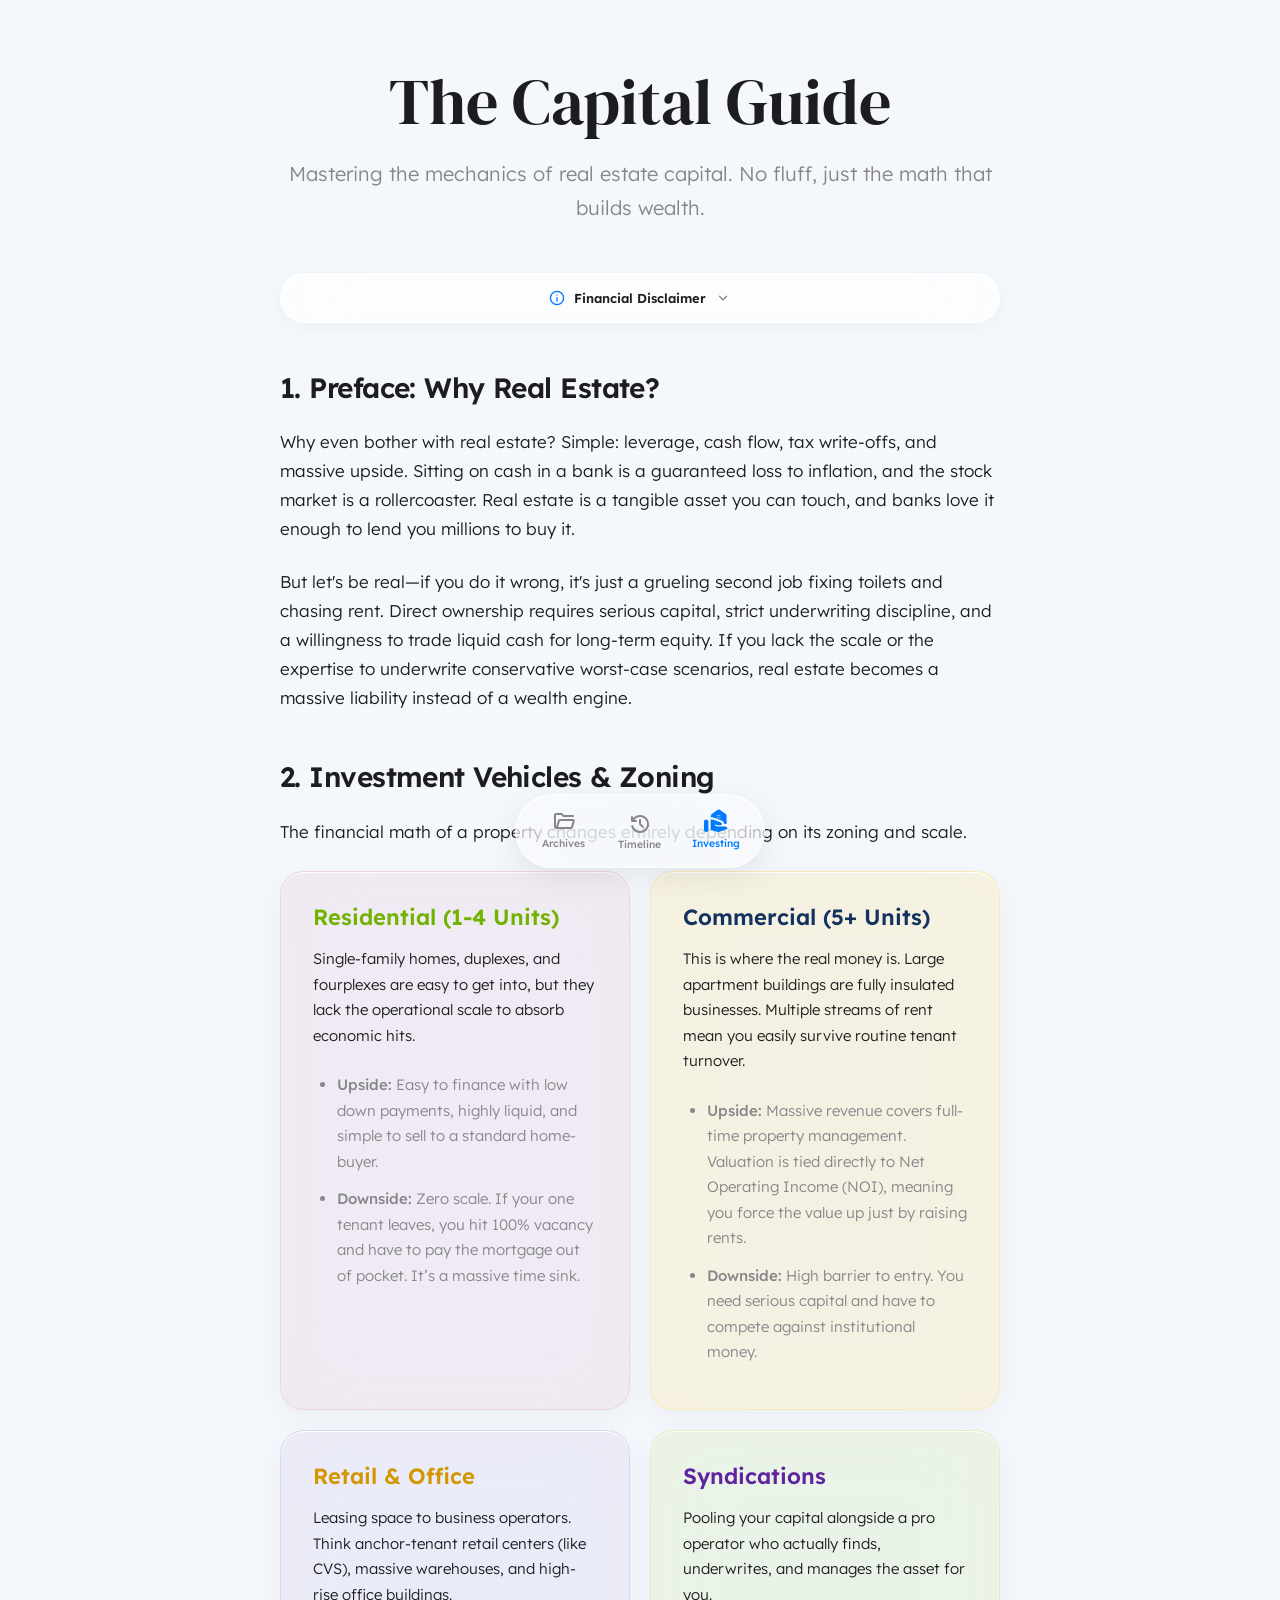
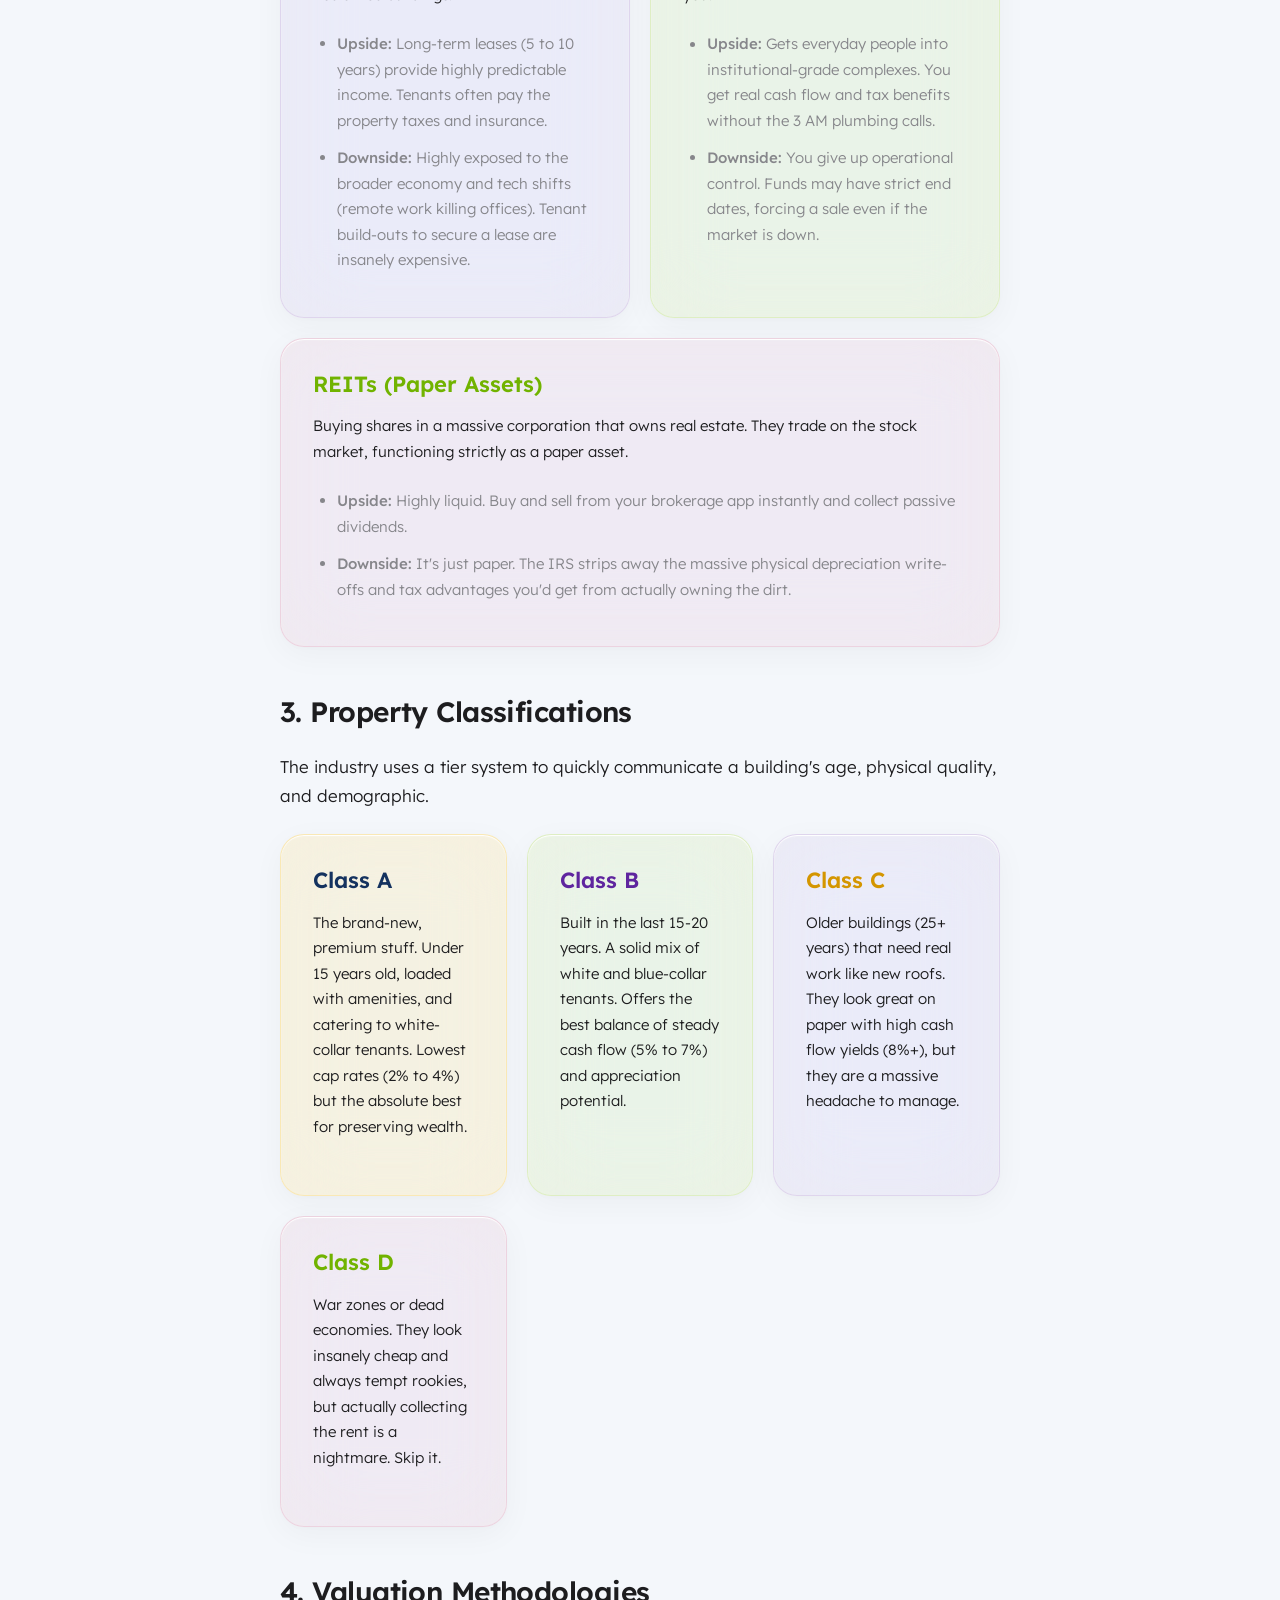
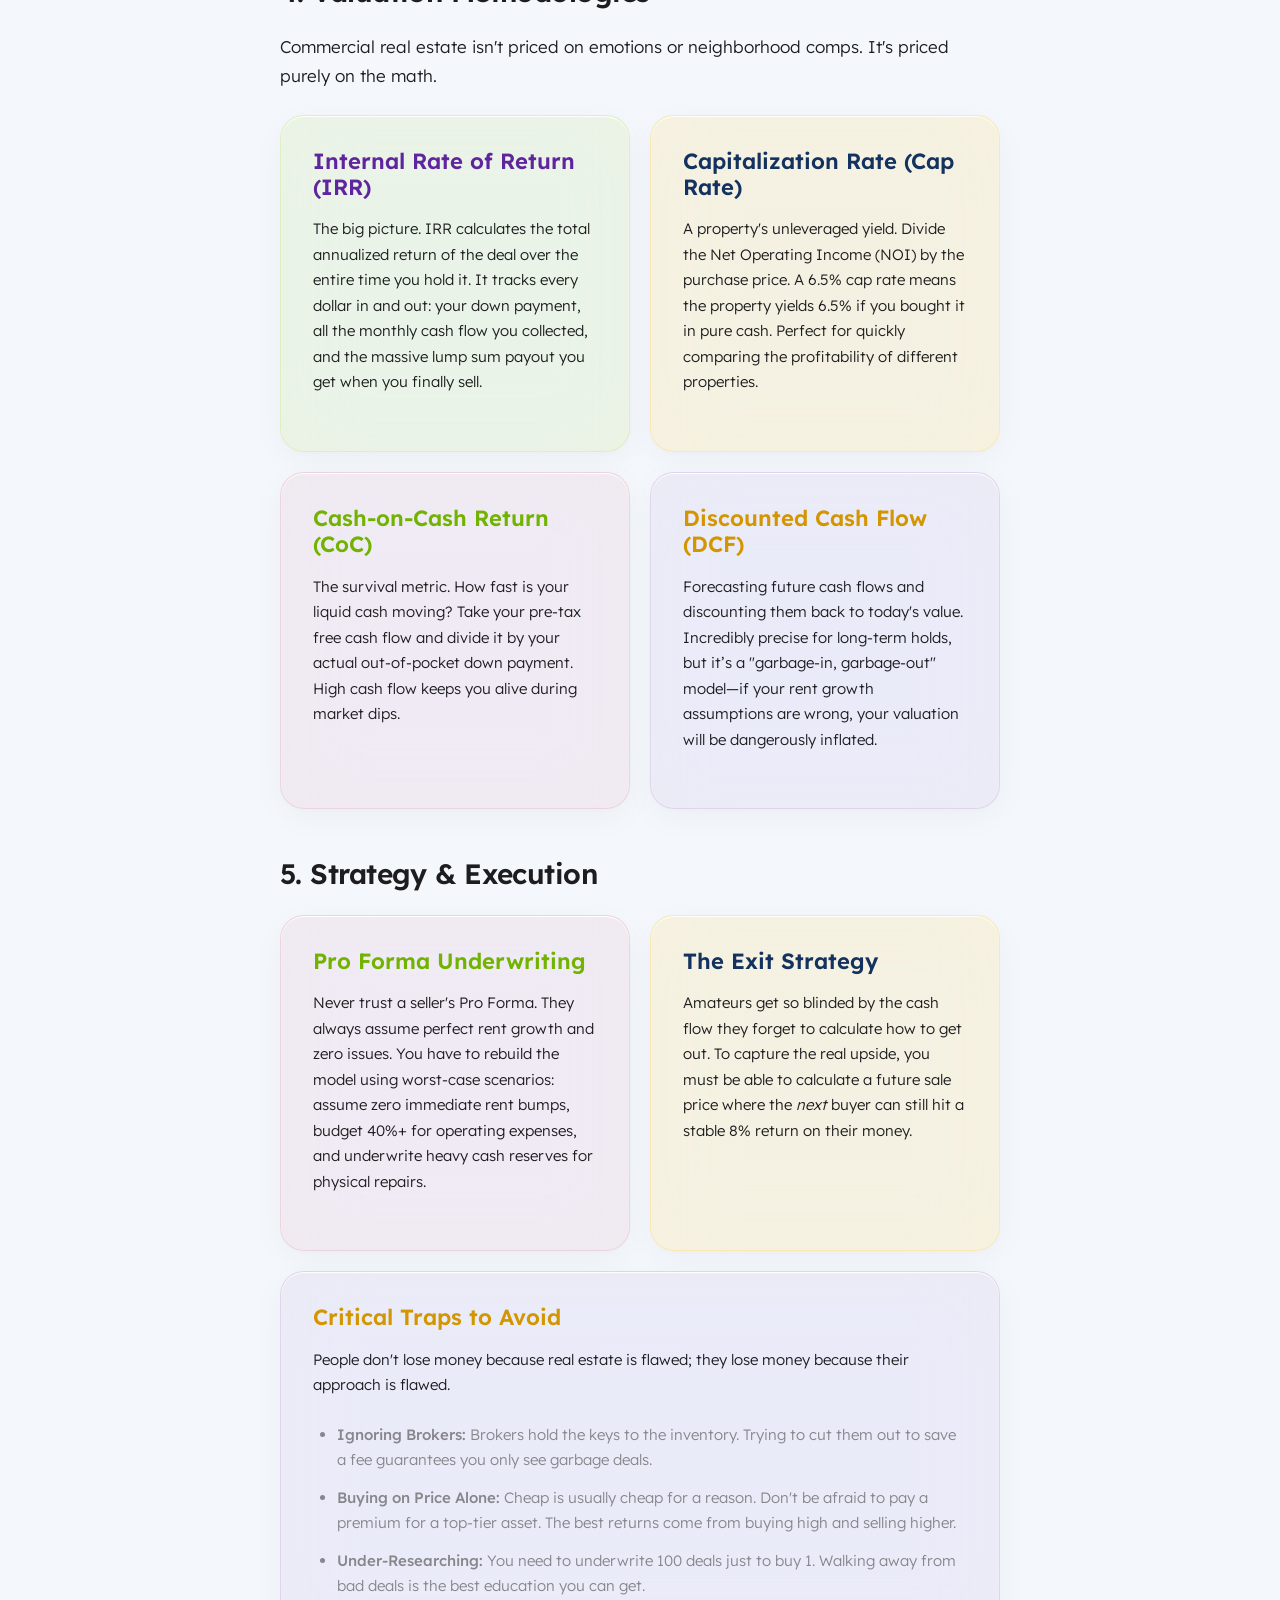
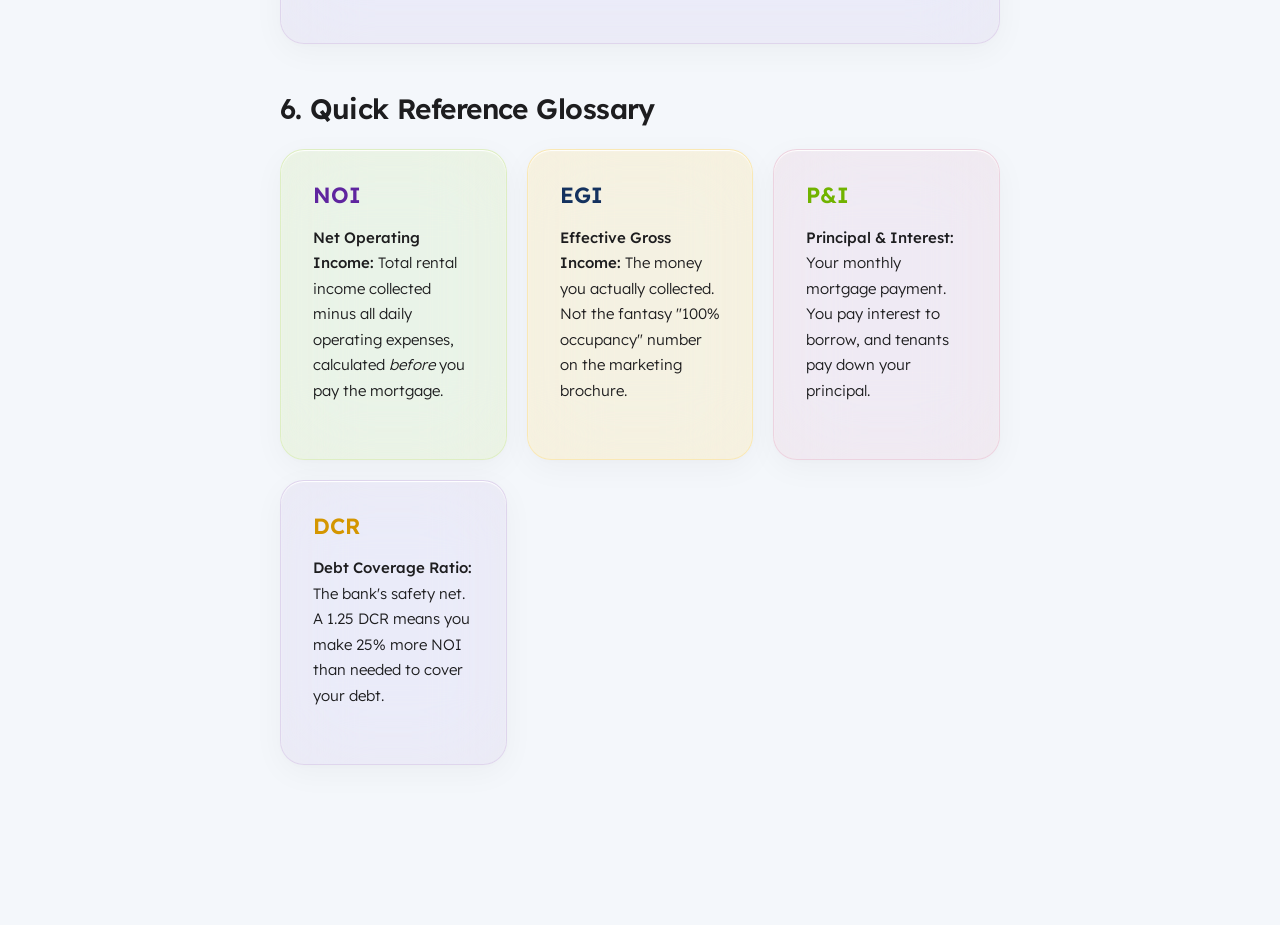
<file: investing.html>
<!DOCTYPE html>
<html lang="en">
<head>
  <meta charset="UTF-8">
  <meta name="viewport" content="width=device-width, initial-scale=1.0">
  <title>Real Estate Capital Strategy</title>
  
  <link rel="preconnect" href="https://fonts.googleapis.com">
  <link rel="preconnect" href="https://fonts.gstatic.com" crossorigin>
  <link rel="stylesheet" href="https://fonts.googleapis.com/css2?family=Material+Symbols+Rounded:opsz,wght,FILL,GRAD@24,400,0,0" />
  <link rel="stylesheet" href="investing.css">
</head>

<body data-era="investing">

  <main class="reading-canvas">
    
    <header class="hero">
        <h1>The Capital Guide</h1>
        <p>Mastering the mechanics of real estate capital. No fluff, just the math that builds wealth.</p>
    </header>
    
    <!-- COLLAPSIBLE DISCLAIMER PILL -->
    <div class="disclaimer-container">
        <details class="disclaimer-dropdown">
            <summary>
                <span class="material-symbols-rounded pill-icon">info</span>
                Financial Disclaimer
                <span class="material-symbols-rounded dropdown-icon">expand_more</span>
            </summary>
            <div class="disclaimer-content">
            This guide is for educational purposes only. Real estate investing carries inherent risks, market fluctuations, and liquidity constraints. Talk to a licensed CPA or financial advisor before deploying your capital.
            </div>
        </details>
    </div>

    <!-- 1. PREFACE -->
    <h2>1. Preface: Why Real Estate?</h2>
    <p>Why even bother with real estate? Simple: leverage, cash flow, tax write-offs, and massive upside. Sitting on cash in a bank is a guaranteed loss to inflation, and the stock market is a rollercoaster. Real estate is a tangible asset you can touch, and banks love it enough to lend you millions to buy it.</p>
    <p>But let's be real—if you do it wrong, it's just a grueling second job fixing toilets and chasing rent. Direct ownership requires serious capital, strict underwriting discipline, and a willingness to trade liquid cash for long-term equity. If you lack the scale or the expertise to underwrite conservative worst-case scenarios, real estate becomes a massive liability instead of a wealth engine.</p>

    <!-- 2. KINDS OF INVESTMENTS -->
    <h2>2. Investment Vehicles & Zoning</h2>
    <p>The financial math of a property changes entirely depending on its zoning and scale.</p>
    
    <div class="bento-grid">
        <!-- Residential -->
        <div class="glass-card tint-barter">
            <h3>Residential (1-4 Units)</h3>
            <p>Single-family homes, duplexes, and fourplexes are easy to get into, but they lack the operational scale to absorb economic hits.</p>
            <ul>
                <li><strong>Upside:</strong> Easy to finance with low down payments, highly liquid, and simple to sell to a standard home-buyer.</li>
                <li><strong>Downside:</strong> Zero scale. If your one tenant leaves, you hit 100% vacancy and have to pay the mortgage out of pocket. It’s a massive time sink.</li>
            </ul>
        </div>

        <!-- Commercial Multifamily -->
        <div class="glass-card tint-club">
            <h3>Commercial (5+ Units)</h3>
            <p>This is where the real money is. Large apartment buildings are fully insulated businesses. Multiple streams of rent mean you easily survive routine tenant turnover.</p>
            <ul>
                <li><strong>Upside:</strong> Massive revenue covers full-time property management. Valuation is tied directly to Net Operating Income (NOI), meaning you force the value up just by raising rents.</li>
                <li><strong>Downside:</strong> High barrier to entry. You need serious capital and have to compete against institutional money.</li>
            </ul>
        </div>

        <!-- Commercial Retail -->
        <div class="glass-card tint-carpool">
            <h3>Retail & Office</h3>
            <p>Leasing space to business operators. Think anchor-tenant retail centers (like CVS), massive warehouses, and high-rise office buildings.</p>
            <ul>
                <li><strong>Upside:</strong> Long-term leases (5 to 10 years) provide highly predictable income. Tenants often pay the property taxes and insurance.</li>
                <li><strong>Downside:</strong> Highly exposed to the broader economy and tech shifts (remote work killing offices). Tenant build-outs to secure a lease are insanely expensive.</li>
            </ul>
        </div>
        
        <!-- Syndications -->
        <div class="glass-card tint-transfer">
            <h3>Syndications</h3>
            <p>Pooling your capital alongside a pro operator who actually finds, underwrites, and manages the asset for you.</p>
            <ul>
                <li><strong>Upside:</strong> Gets everyday people into institutional-grade complexes. You get real cash flow and tax benefits without the 3 AM plumbing calls.</li>
                <li><strong>Downside:</strong> You give up operational control. Funds may have strict end dates, forcing a sale even if the market is down.</li>
            </ul>
        </div>
        
        <!-- REITs -->
        <div class="glass-card tint-barter" style="grid-column: 1 / -1;">
            <h3>REITs (Paper Assets)</h3>
            <p>Buying shares in a massive corporation that owns real estate. They trade on the stock market, functioning strictly as a paper asset.</p>
            <ul>
                <li><strong>Upside:</strong> Highly liquid. Buy and sell from your brokerage app instantly and collect passive dividends.</li>
                <li><strong>Downside:</strong> It's just paper. The IRS strips away the massive physical depreciation write-offs and tax advantages you'd get from actually owning the dirt.</li>
            </ul>
        </div>
    </div>

    <!-- 3. PROPERTY CLASSIFICATIONS -->
    <h2>3. Property Classifications</h2>
    <p>The industry uses a tier system to quickly communicate a building's age, physical quality, and demographic.</p>
    
    <div class="bento-grid compact">
        <div class="glass-card tint-club">
            <h3>Class A</h3>
            <p>The brand-new, premium stuff. Under 15 years old, loaded with amenities, and catering to white-collar tenants. Lowest cap rates (2% to 4%) but the absolute best for preserving wealth.</p>
        </div>
        <div class="glass-card tint-transfer">
            <h3>Class B</h3>
            <p>Built in the last 15-20 years. A solid mix of white and blue-collar tenants. Offers the best balance of steady cash flow (5% to 7%) and appreciation potential.</p>
        </div>
        <div class="glass-card tint-carpool">
            <h3>Class C</h3>
            <p>Older buildings (25+ years) that need real work like new roofs. They look great on paper with high cash flow yields (8%+), but they are a massive headache to manage.</p>
        </div>
        <div class="glass-card tint-barter">
            <h3>Class D</h3>
            <p>War zones or dead economies. They look insanely cheap and always tempt rookies, but actually collecting the rent is a nightmare. Skip it.</p>
        </div>
    </div>

    <!-- 4. VALUATION METHODOLOGIES -->
    <h2>4. Valuation Methodologies</h2>
    <p>Commercial real estate isn't priced on emotions or neighborhood comps. It's priced purely on the math.</p>
    
    <div class="bento-grid">
        <div class="glass-card tint-transfer">
            <h3>Internal Rate of Return (IRR)</h3>
            <p>The big picture. IRR calculates the total annualized return of the deal over the entire time you hold it. It tracks every dollar in and out: your down payment, all the monthly cash flow you collected, and the massive lump sum payout you get when you finally sell.</p>
        </div>
        <div class="glass-card tint-club">
            <h3>Capitalization Rate (Cap Rate)</h3>
            <p>A property's unleveraged yield. Divide the Net Operating Income (NOI) by the purchase price. A 6.5% cap rate means the property yields 6.5% if you bought it in pure cash. Perfect for quickly comparing the profitability of different properties.</p>
        </div>
        <div class="glass-card tint-barter">
            <h3>Cash-on-Cash Return (CoC)</h3>
            <p>The survival metric. How fast is your liquid cash moving? Take your pre-tax free cash flow and divide it by your actual out-of-pocket down payment. High cash flow keeps you alive during market dips.</p>
        </div>
        <div class="glass-card tint-carpool">
            <h3>Discounted Cash Flow (DCF)</h3>
            <p>Forecasting future cash flows and discounting them back to today's value. Incredibly precise for long-term holds, but it’s a "garbage-in, garbage-out" model—if your rent growth assumptions are wrong, your valuation will be dangerously inflated.</p>
        </div>
    </div>

    <!-- 5. STRATEGY & EXECUTION -->
    <h2>5. Strategy & Execution</h2>
    
    <div class="bento-grid">
        <div class="glass-card tint-barter">
            <h3>Pro Forma Underwriting</h3>
            <p>Never trust a seller's Pro Forma. They always assume perfect rent growth and zero issues. You have to rebuild the model using worst-case scenarios: assume zero immediate rent bumps, budget 40%+ for operating expenses, and underwrite heavy cash reserves for physical repairs.</p>
        </div>
        <div class="glass-card tint-club">
            <h3>The Exit Strategy</h3>
            <p>Amateurs get so blinded by the cash flow they forget to calculate how to get out. To capture the real upside, you must be able to calculate a future sale price where the <em>next</em> buyer can still hit a stable 8% return on their money.</p>
        </div>
        <div class="glass-card tint-carpool" style="grid-column: 1 / -1;">
            <h3>Critical Traps to Avoid</h3>
            <p>People don't lose money because real estate is flawed; they lose money because their approach is flawed.</p>
            <ul>
                <li><strong>Ignoring Brokers:</strong> Brokers hold the keys to the inventory. Trying to cut them out to save a fee guarantees you only see garbage deals.</li>
                <li><strong>Buying on Price Alone:</strong> Cheap is usually cheap for a reason. Don't be afraid to pay a premium for a top-tier asset. The best returns come from buying high and selling higher.</li>
                <li><strong>Under-Researching:</strong> You need to underwrite 100 deals just to buy 1. Walking away from bad deals is the best education you can get.</li>
            </ul>
        </div>
    </div>

    <!-- 6. GLOSSARY -->
    <h2>6. Quick Reference Glossary</h2>
    <div class="bento-grid compact">
        <div class="glass-card tint-transfer">
            <h3>NOI</h3>
            <p><strong>Net Operating Income:</strong> Total rental income collected minus all daily operating expenses, calculated <em>before</em> you pay the mortgage.</p>
        </div>
        <div class="glass-card tint-club">
            <h3>EGI</h3>
            <p><strong>Effective Gross Income:</strong> The money you actually collected. Not the fantasy "100% occupancy" number on the marketing brochure.</p>
        </div>
        <div class="glass-card tint-barter">
            <h3>P&I</h3>
            <p><strong>Principal & Interest:</strong> Your monthly mortgage payment. You pay interest to borrow, and tenants pay down your principal.</p>
        </div>
        <div class="glass-card tint-carpool">
            <h3>DCR</h3>
            <p><strong>Debt Coverage Ratio:</strong> The bank's safety net. A 1.25 DCR means you make 25% more NOI than needed to cover your debt.</p>
        </div>
    </div>

  </main> 

  <!-- THE FLOATING APP DOCK -->
  <nav class="floating-dock">
      <a href="index.html" class="dock-btn" aria-label="Archives">
          <span class="material-symbols-rounded">folder_open</span>
          <span class="dock-label">Archives</span>
      </a>
      
      <div class="dock-drawer-container">
          <button class="dock-btn" id="era-toggle" aria-label="Timeline" onclick="toggleDrawer(event)">
              <span class="material-symbols-rounded">history</span>
              <span class="dock-label">Timeline</span>
          </button>
          
          <div class="glass-inner era-drawer" id="era-drawer">
              <a href="2025.html" class="drawer-item">2025: The Peak?</a>
              <a href="2020-2024.html" class="drawer-item">2020–2024</a>
              <a href="2010s.html" class="drawer-item">2010s: Web 2.0</a>
              <a href="2000s.html" class="drawer-item">2000s: Double Bubble</a>
          </div>
      </div>

      <a href="investing.html" class="dock-btn active" aria-label="Investing Guide">
          <span class="material-symbols-rounded">real_estate_agent</span>
          <span class="dock-label">Investing</span>
      </a>
  </nav>

  <script src="script.js"></script> 
  <script src="//instant.page/5.2.0" type="module" crossorigin="anonymous"></script>
</body>
</html>
</file>
<file: investing.css>
@import url('https://fonts.googleapis.com/css2?family=DM+Serif+Display&family=Lexend:wght@300;400;500;600;700&display=swap');

/* ============================================================== */
/* --- LIQUID GLASS ENGINE & BASE VARIABLES --- */
/* ============================================================== */

:root {
  /* Global Defaults (Light Mode) */
  --page-bg: #F4F7FB; 
  --text-main: #1D1D1F; 
  --text-sub: #86868B;  
  
  /* Base Glass Properties */
  --blur-amt: blur(40px) saturate(200%); 
  --glass-panel: rgba(255, 255, 255, 0.75);
  --glass-border: rgba(255, 255, 255, 0.9);
  --glass-highlight: inset 0 1px 1px rgba(255, 255, 255, 1);
  --glass-shadow: 0 8px 32px rgba(0, 0, 0, 0.04), 0 2px 8px rgba(0,0,0,0.02);

  /* Inner Glass (Dropdowns) */
  --glass-inner: rgba(255, 255, 255, 0.7);
  --glass-inner-border: rgba(255, 255, 255, 1);

  /* Dock / UI Specific */
  --glass-nav: rgba(255, 255, 255, 0.5);
  --glass-nav-border: rgba(255, 255, 255, 0.7);
  
  /* Fallback Action Color */
  --a-blue: #007AFF;
}

/* ============================================================== */
/* --- NATIVE AUTO DARK MODE --- */
/* ============================================================== */

@media (prefers-color-scheme: dark) {
  :root {
    --page-bg: #000000; 
    --text-main: #F5F5F7;
    --text-sub: #A1A1A6; 

    /* Dark Glass */
    --glass-panel: rgba(30, 30, 32, 0.75); 
    --glass-border: rgba(255, 255, 255, 0.1);
    --glass-highlight: inset 0 1px 1px rgba(255, 255, 255, 0.15);
    --glass-shadow: 0 16px 40px rgba(0, 0, 0, 0.5); 
    
    --glass-inner: rgba(50, 50, 55, 0.6);
    --glass-inner-border: rgba(255, 255, 255, 0.15);

    --glass-nav: rgba(28, 28, 30, 0.5);
    --glass-nav-border: rgba(255, 255, 255, 0.15);
    
    --a-blue: #0A84FF;
  }
}

/* ============================================================== */
/* --- EDITORIAL TYPOGRAPHY & RESET --- */
/* ============================================================== */

html { scroll-behavior: smooth; }
* { box-sizing: border-box; margin: 0; padding: 0; }

body {
  font-family: 'Lexend', -apple-system, BlinkMacSystemFont, sans-serif;
  background-color: var(--page-bg);
  color: var(--text-main);
  line-height: 1.7; 
  font-size: 1.0625rem;
  font-weight: 300;
  transition: background-color 0.4s ease, color 0.4s ease;
  -webkit-font-smoothing: antialiased;
}

h1, h2, h3 { 
  font-family: 'DM Serif Display', serif; 
  font-weight: 400; 
  color: var(--text-main);
  line-height: 1.2;
}

h2 { 
  font-family: 'Lexend', sans-serif; 
  font-weight: 600; 
  font-size: 1.75rem;
  letter-spacing: -0.02em; 
  margin: 3rem 0 1.5rem;
}

p { margin-bottom: 1.5rem; color: var(--text-main); }
strong, b { font-weight: 500; }

ul { margin-bottom: 1.5rem; margin-left: 1.5rem; color: var(--text-sub); font-size: 0.9375rem; }
li { margin-bottom: 0.75rem; }

/* ============================================================== */
/* --- LAYOUT: THE READING CANVAS --- */
/* ============================================================== */

.reading-canvas {
  width: 100%;
  max-width: 48rem; 
  margin: 0 auto;
  padding: 4rem 1.5rem 8rem;
}

.hero { text-align: center; margin-bottom: 3rem; }
.hero h1 { font-size: clamp(2.5rem, 6vw, 4rem); margin-bottom: 1rem; }
.hero p { font-size: 1.25rem; color: var(--text-sub); }

/* ============================================================== */
/* --- DISCLAIMER DROPDOWN (Liquid Glass Pill) --- */
/* ============================================================== */

.disclaimer-container { display: flex; justify-content: center; margin-bottom: 2.5rem; }
details.disclaimer-dropdown {
  background: var(--glass-inner);
  backdrop-filter: var(--blur-amt);
  -webkit-backdrop-filter: var(--blur-amt);
  border: 1px solid var(--glass-inner-border);
  box-shadow: 0 4px 16px rgba(0, 0, 0, 0.04), inset 0 1px 2px rgba(255, 255, 255, 0.6);
  border-radius: 999px; 
  width: 100%; 
  transition: border-radius 0.3s cubic-bezier(0.25, 1, 0.5, 1);
}

@media (prefers-color-scheme: dark) {
  details.disclaimer-dropdown {
    box-shadow: 0 8px 24px rgba(0, 0, 0, 0.4), inset 0 1px 1px rgba(255, 255, 255, 0.15);
  }
}

details.disclaimer-dropdown[open] { border-radius: 1.25rem; }

details.disclaimer-dropdown summary {
  display: flex; align-items: center; justify-content: center; gap: 0.5rem; height: 3rem; padding: 0 1.5rem;
  font-size: 0.8125rem; font-weight: 600; color: var(--text-main); cursor: pointer; list-style: none; outline: none; user-select: none;
}
details.disclaimer-dropdown summary::-webkit-details-marker { display: none; }
.disclaimer-dropdown .pill-icon { color: var(--a-blue); font-size: 1.125rem !important; }
.disclaimer-dropdown .dropdown-icon { color: var(--text-sub); font-size: 1.125rem !important; transition: transform 0.4s cubic-bezier(0.25, 1, 0.5, 1); }
details.disclaimer-dropdown[open] .dropdown-icon { transform: rotate(180deg); }
details.disclaimer-dropdown[open] summary { border-bottom: 1px solid color-mix(in srgb, var(--text-main) 10%, transparent); }
.disclaimer-content { padding: 1.25rem 1.5rem; font-size: 0.8125rem; color: var(--text-sub); line-height: 1.6; text-align: center; animation: fadeUp 0.4s cubic-bezier(0.25, 1, 0.5, 1) forwards; }

@keyframes fadeUp { from { opacity: 0; transform: translateY(0.5rem); } to { opacity: 1; transform: translateY(0); } }

/* ============================================================== */
/* --- SINGLE-LAYER BENTO CARDS --- */
/* ============================================================== */

.bento-grid {
  display: grid;
  grid-template-columns: repeat(auto-fit, minmax(300px, 1fr));
  gap: 1.25rem;
  margin-bottom: 2rem;
}

.bento-grid.compact {
  grid-template-columns: repeat(auto-fit, minmax(220px, 1fr));
}

.glass-card {
  background: var(--glass-panel);
  backdrop-filter: var(--blur-amt);
  -webkit-backdrop-filter: var(--blur-amt);
  border: 1px solid var(--glass-border);
  box-shadow: var(--glass-shadow), var(--glass-highlight);
  border-radius: 1.5rem;
  padding: 2rem;
  transition: transform 0.3s ease, box-shadow 0.3s ease;
  display: flex;
  flex-direction: column;
}

.glass-card h3 {
  font-family: 'Lexend', sans-serif;
  font-size: 1.375rem;
  font-weight: 600;
  margin-bottom: 1rem;
}

.glass-card p {
  font-size: 0.9375rem;
  color: var(--text-main);
  margin-bottom: 1.5rem;
}

.glass-card ul { margin-bottom: 0; }

/* ============================================================== */
/* --- THEME TINTS (Accessible Custom Color Palette) --- */
/* ============================================================== */

/* 1. Barter Bazaar Tint (Plum/Rose & Green) */
.tint-barter {
  background: rgba(228, 160, 183, 0.15);
  border-color: rgba(228, 160, 183, 0.3);
}
.tint-barter h3 { color: #71B300; }

/* 2. Carpool Tool Tint (Violet & Gold) */
.tint-carpool {
  background: rgba(195, 167, 214, 0.15);
  border-color: rgba(195, 167, 214, 0.3);
}
.tint-carpool h3 { color: #D49600; } /* Slightly darkened gold for light mode legibility */

/* 3. Club Hub Tint (Gold & Navy) */
.tint-club {
  background: rgba(253, 224, 139, 0.25);
  border-color: rgba(253, 224, 139, 0.5);
}
.tint-club h3 { color: #14325F; }

/* 4. Transfer Tools Tint (Green & Purple) */
.tint-transfer {
  background: rgba(203, 229, 142, 0.2);
  border-color: rgba(203, 229, 142, 0.4);
}
.tint-transfer h3 { color: #5F259F; }

/* --- DARK MODE TINTS --- */
@media (prefers-color-scheme: dark) {
  .tint-barter {
    background: rgba(228, 160, 183, 0.1);
    border-color: rgba(228, 160, 183, 0.15);
  }
  .tint-barter h3 { color: #CBE58E; }

  .tint-carpool {
    background: rgba(195, 167, 214, 0.1);
    border-color: rgba(195, 167, 214, 0.15);
  }
  .tint-carpool h3 { color: #FDE08B; }

  .tint-club {
    background: rgba(253, 224, 139, 0.1);
    border-color: rgba(253, 224, 139, 0.15);
  }
  .tint-club h3 { color: #B7CCEA; }

  .tint-transfer {
    background: rgba(203, 229, 142, 0.1);
    border-color: rgba(203, 229, 142, 0.15);
  }
  .tint-transfer h3 { color: #C3A7D6; }
}

/* ============================================================== */
/* --- HOVER STATES --- */
/* ============================================================== */

@media (hover: hover) and (pointer: fine) {
  .glass-card:hover { 
    transform: translateY(-4px); 
    box-shadow: 0 16px 40px rgba(0,0,0,0.08), var(--glass-highlight); 
  }
  @media (prefers-color-scheme: dark) {
    .glass-card:hover { 
      box-shadow: 0 20px 48px rgba(0,0,0, 0.7), var(--glass-highlight); 
    }
  }
}

/* ============================================================== */
/* --- FLOATING DOCK --- */
/* ============================================================== */

.floating-dock {
  position: fixed; bottom: 2rem; left: 50%; transform: translateX(-50%); z-index: 9999;
  display: flex; align-items: center; gap: 0.25rem; padding: 0.5rem 0.75rem; border-radius: 999px;
  background: var(--glass-nav); backdrop-filter: var(--blur-amt); -webkit-backdrop-filter: var(--blur-amt);
  border: 1px solid var(--glass-nav-border); box-shadow: 0 8px 32px rgba(0, 0, 0, 0.08), inset 0 1px 1px rgba(255, 255, 255, 0.5);
}

.dock-btn {
  display: flex; flex-direction: column; align-items: center; justify-content: center; gap: 0.125rem;
  min-width: 4.5rem; padding: 0.375rem 0.5rem; border-radius: 1rem;
  color: var(--text-sub); text-decoration: none; transition: all 0.3s ease; -webkit-tap-highlight-color: transparent;
  border: none; background: transparent; font-family: inherit; cursor: pointer;
}
.dock-btn .material-symbols-rounded { font-size: 1.5rem !important; font-variation-settings: 'FILL' 0, 'wght' 400; transition: all 0.3s ease; }
.dock-btn .dock-label { font-size: 0.65rem; font-weight: 500; }
.dock-btn.active { color: var(--a-blue); }
.dock-btn.active .material-symbols-rounded { font-variation-settings: 'FILL' 1, 'wght' 500; transform: scale(1.1); }

/* Drawer logic */
.dock-drawer-container { position: relative; display: flex; }
.era-drawer {
  position: absolute; bottom: calc(100% + 1rem); left: 50%; transform: translateX(-50%) translateY(10px) scale(0.95);
  opacity: 0; pointer-events: none; display: flex; flex-direction: column; min-width: 12rem; padding: 0.5rem;
  transition: all 0.3s ease; transform-origin: bottom center;
  background: var(--glass-nav); backdrop-filter: var(--blur-amt); -webkit-backdrop-filter: var(--blur-amt);
  border: 1px solid var(--glass-nav-border); border-radius: 1.25rem; box-shadow: var(--glass-shadow);
}
.era-drawer.open { opacity: 1; pointer-events: auto; transform: translateX(-50%) translateY(0) scale(1); }
.drawer-item { padding: 0.875rem 1rem; color: var(--text-main); text-decoration: none; font-weight: 500; font-size: 0.9375rem; border-radius: 0.75rem; text-align: center; }
.drawer-item.active-era { background: var(--a-blue); color: #FFFFFF; }
</file>
